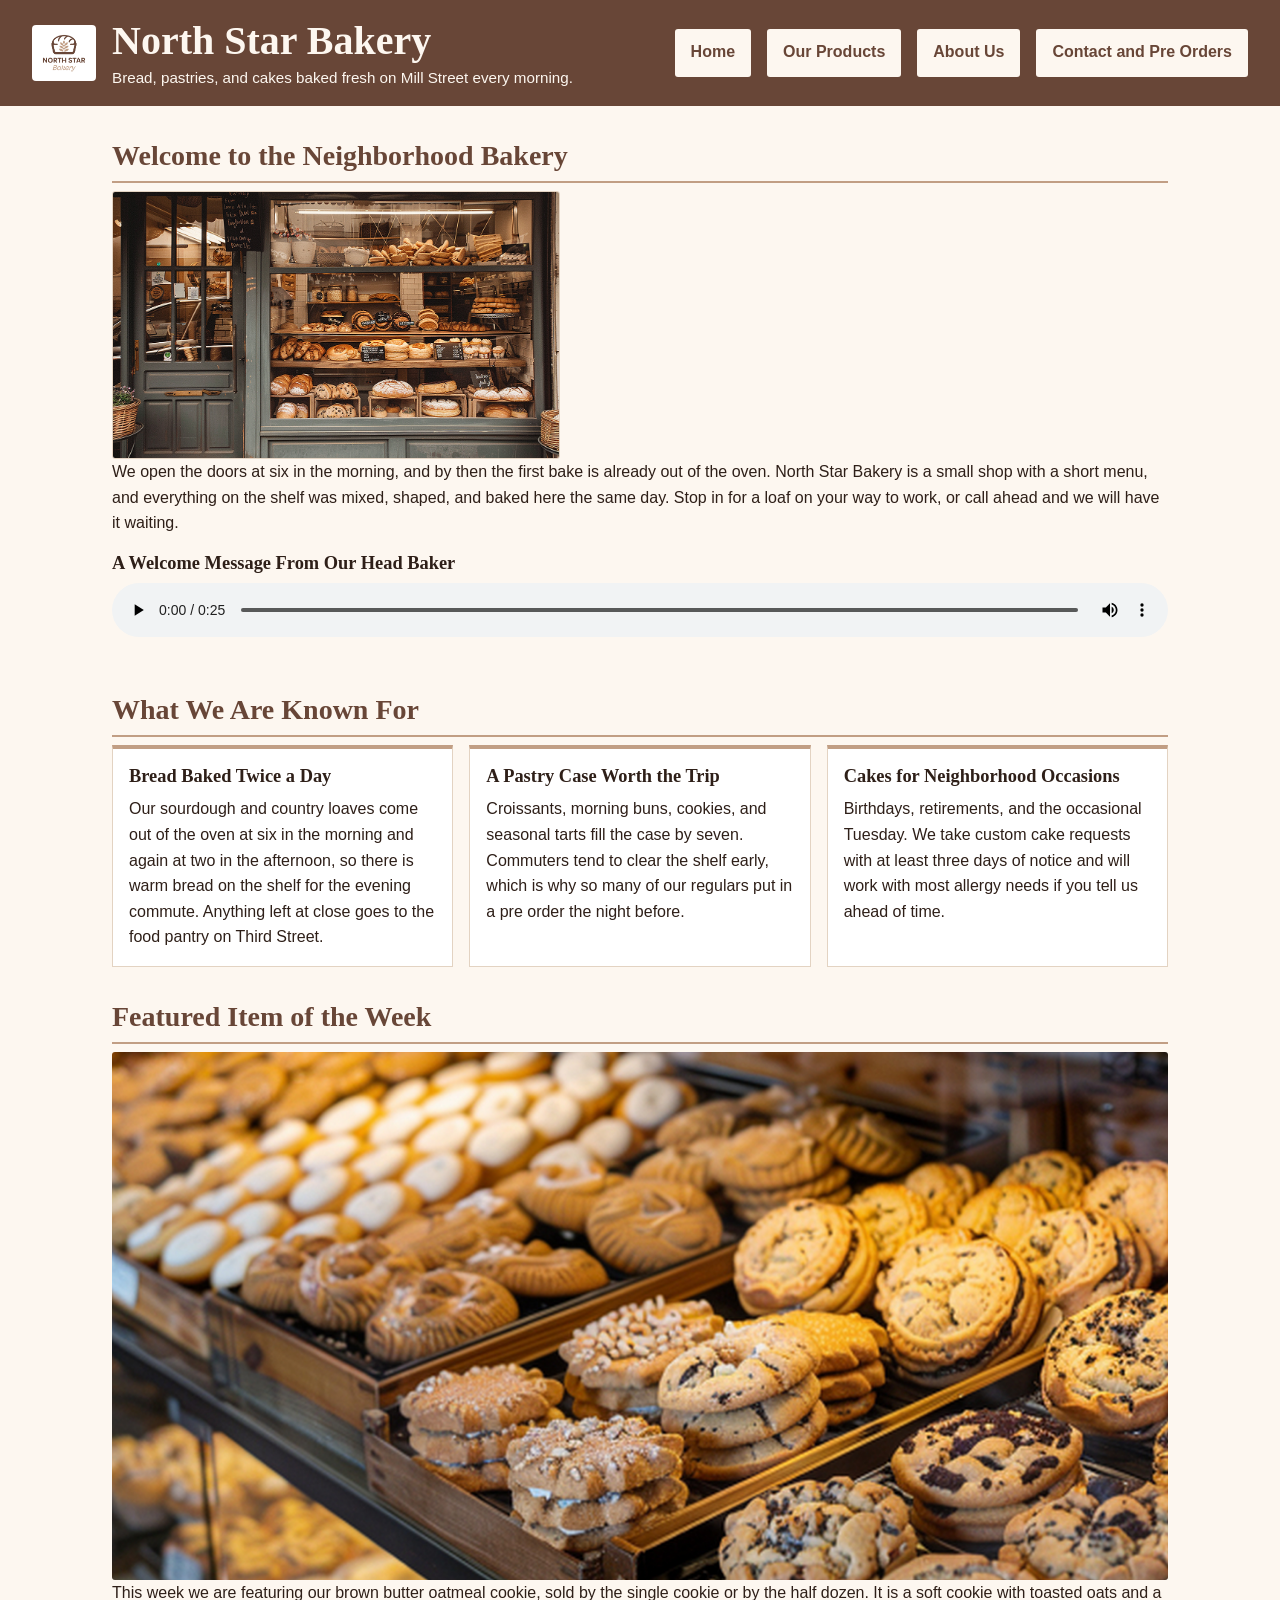
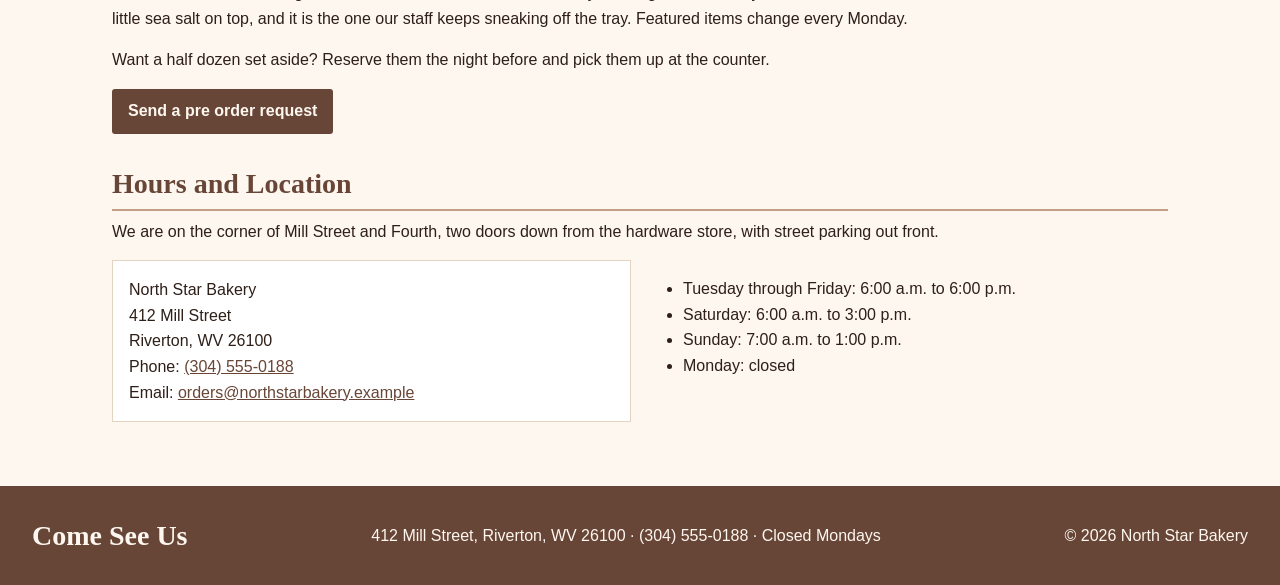
<file: index.html>
<!DOCTYPE html>
<html lang="en">
<head>
    <meta charset="UTF-8">
    <meta name="viewport" content="width=device-width, initial-scale=1.0">
    <title>North Star Bakery | Fresh Bread, Pastries, and Cakes</title>
    <link rel="stylesheet" href="styles.css">
</head>
<body>
    <header class="site-header">
        <div class="brand">
            <img src="assets/bakery-logo_c.png" alt="North Star Bakery logo, a round loaf of bread with a wheat stalk baked into the crust" width="300" height="256">
            <div class="brand-text">
                <h1>North Star Bakery</h1>
                <p>Bread, pastries, and cakes baked fresh on Mill Street every morning.</p>
            </div>
        </div>
        <nav>
            <ul>
                <li><a href="index.html">Home</a></li>
                <li><a href="products.html">Our Products</a></li>
                <li><a href="about.html">About Us</a></li>
                <li><a href="contact.html">Contact and Pre Orders</a></li>
            </ul>
        </nav>
    </header>

    <main>
        <section>
            <h2>Welcome to the Neighborhood Bakery</h2>
            <img src="assets/bakery-storefront_c.png" alt="The green storefront of North Star Bakery with loaves and pastries stacked in the front window" width="1200" height="715">
            <p>
                We open the doors at six in the morning, and by then the first bake is already out
                of the oven. North Star Bakery is a small shop with a short menu, and everything on
                the shelf was mixed, shaped, and baked here the same day. Stop in for a loaf on your
                way to work, or call ahead and we will have it waiting.
            </p>

            <h3>A Welcome Message From Our Head Baker</h3>
            <audio controls src="assets/bakery-welcome_c.mp3">
                Your browser does not support the audio element. You can
                <a href="assets/bakery-welcome_c.mp3">download our welcome message as an MP3 file</a>
                to hear it instead.
            </audio>
        </section>

        <section>
            <h2>What We Are Known For</h2>

            <div class="card-grid">
                <article>
                    <h3>Bread Baked Twice a Day</h3>
                    <p>
                        Our sourdough and country loaves come out of the oven at six in the morning and
                        again at two in the afternoon, so there is warm bread on the shelf for the
                        evening commute. Anything left at close goes to the food pantry on Third Street.
                    </p>
                </article>

                <article>
                    <h3>A Pastry Case Worth the Trip</h3>
                    <p>
                        Croissants, morning buns, cookies, and seasonal tarts fill the case by seven.
                        Commuters tend to clear the shelf early, which is why so many of our regulars
                        put in a pre order the night before.
                    </p>
                </article>

                <article>
                    <h3>Cakes for Neighborhood Occasions</h3>
                    <p>
                        Birthdays, retirements, and the occasional Tuesday. We take custom cake requests
                        with at least three days of notice and will work with most allergy needs if you
                        tell us ahead of time.
                    </p>
                </article>
            </div>

        </section>

        <section>
            <h2>Featured Item of the Week</h2>
            <picture>
                <source media="(min-width: 700px)" srcset="assets/bakery-feature-large_c.png">
                <source media="(max-width: 699px)" srcset="assets/bakery-feature-small_c.png">
                <img src="assets/bakery-feature-large_c.png" alt="Trays of cookies, cream filled pastries, and tarts lined up in the bakery display case" width="1200" height="600">
            </picture>
            <p>
                This week we are featuring our brown butter oatmeal cookie, sold by the single
                cookie or by the half dozen. It is a soft cookie with toasted oats and a little sea
                salt on top, and it is the one our staff keeps sneaking off the tray. Featured items
                change every Monday.
            </p>
            <p>
                Want a half dozen set aside? Reserve them the night before and pick them up at the
                counter.
            </p>
            <p>
                <a class="cta" href="contact.html">Send a pre order request</a>
            </p>
        </section>

        <section>
            <h2>Hours and Location</h2>
            <p>
                We are on the corner of Mill Street and Fourth, two doors down from the hardware
                store, with street parking out front.
            </p>
            <div class="info-split">
                <address>
                    North Star Bakery<br>
                    412 Mill Street<br>
                    Riverton, WV 26100<br>
                    Phone: <a href="tel:+13045550188">(304) 555-0188</a><br>
                    Email: <a href="mailto:orders@northstarbakery.example">orders@northstarbakery.example</a>
                </address>
                <ul>
                    <li>Tuesday through Friday: 6:00 a.m. to 6:00 p.m.</li>
                    <li>Saturday: 6:00 a.m. to 3:00 p.m.</li>
                    <li>Sunday: 7:00 a.m. to 1:00 p.m.</li>
                    <li>Monday: closed</li>
                </ul>
            </div>
        </section>
    </main>

    <footer class="site-footer">
        <h2>Come See Us</h2>
        <p>
            412 Mill Street, Riverton, WV 26100 &middot; (304) 555-0188 &middot; Closed Mondays
        </p>
        <p>&copy; 2026 North Star Bakery</p>
    </footer>
</body>
</html>
</file>
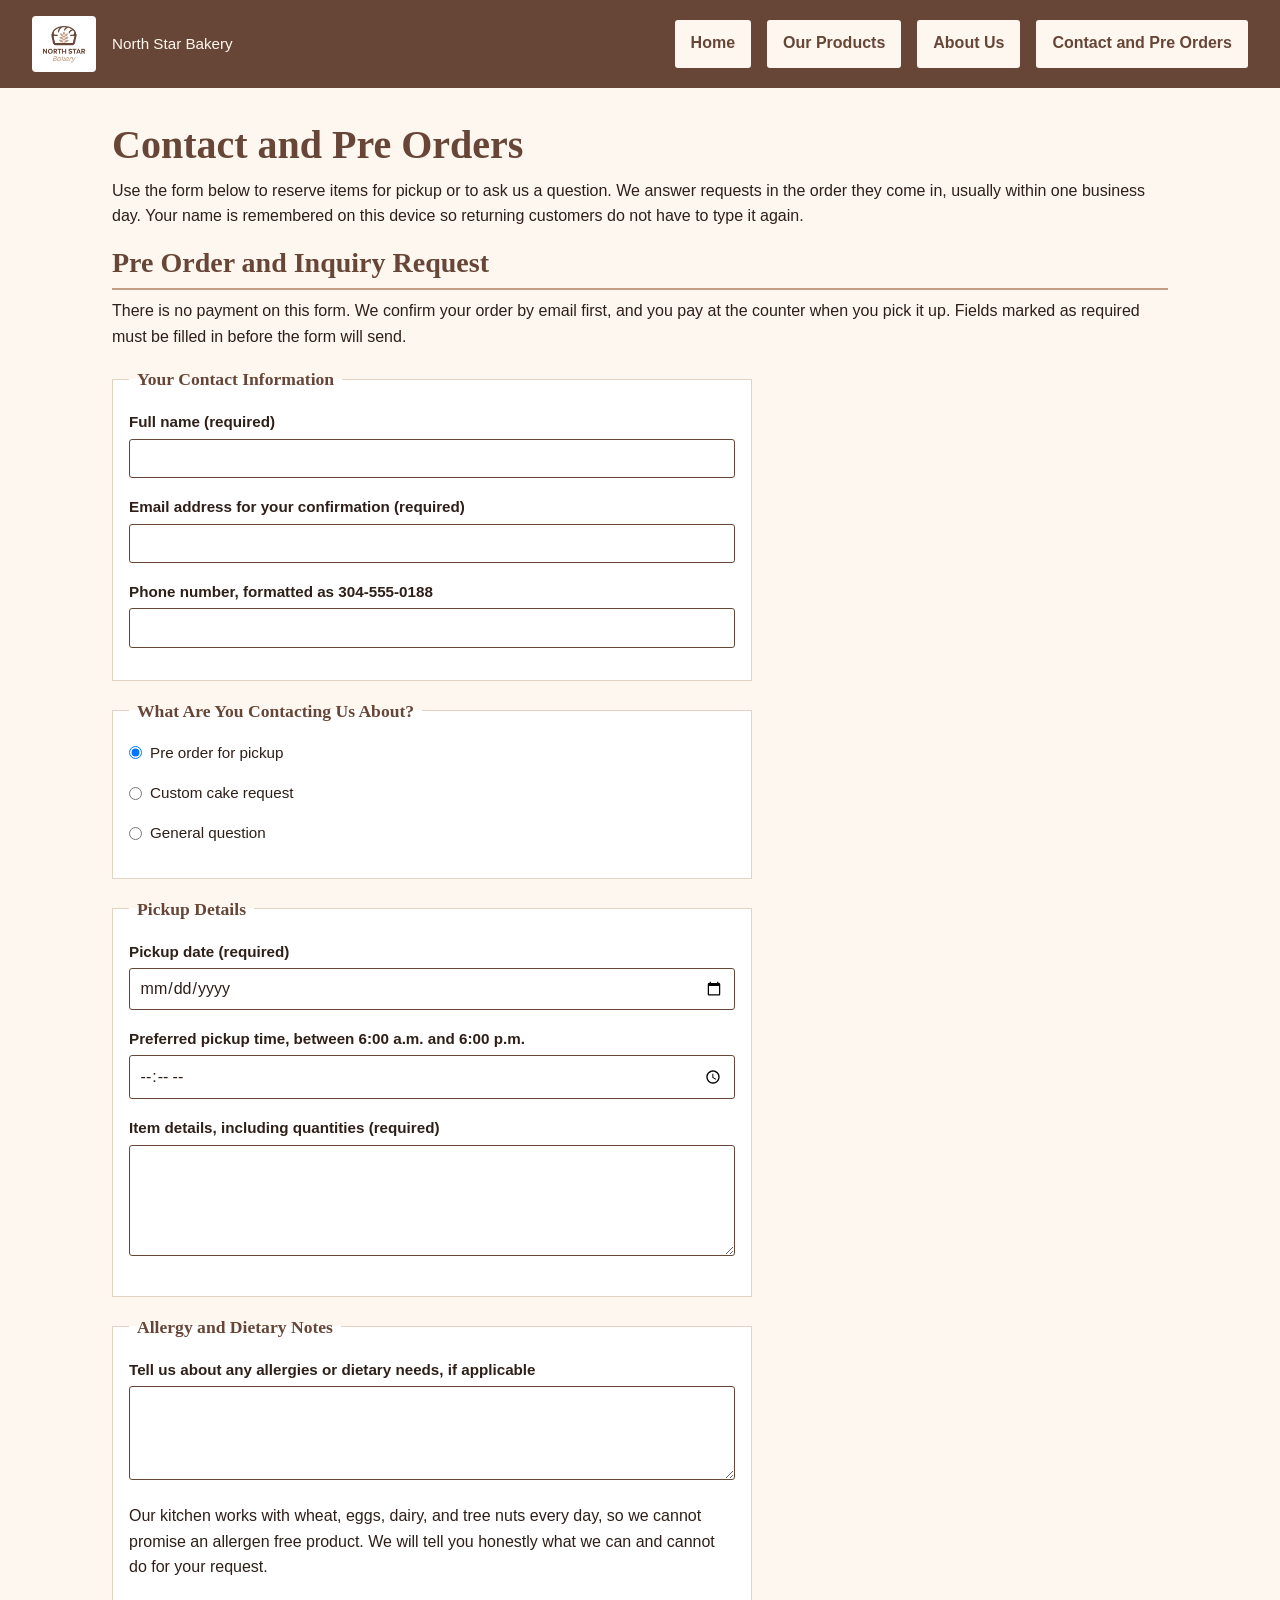
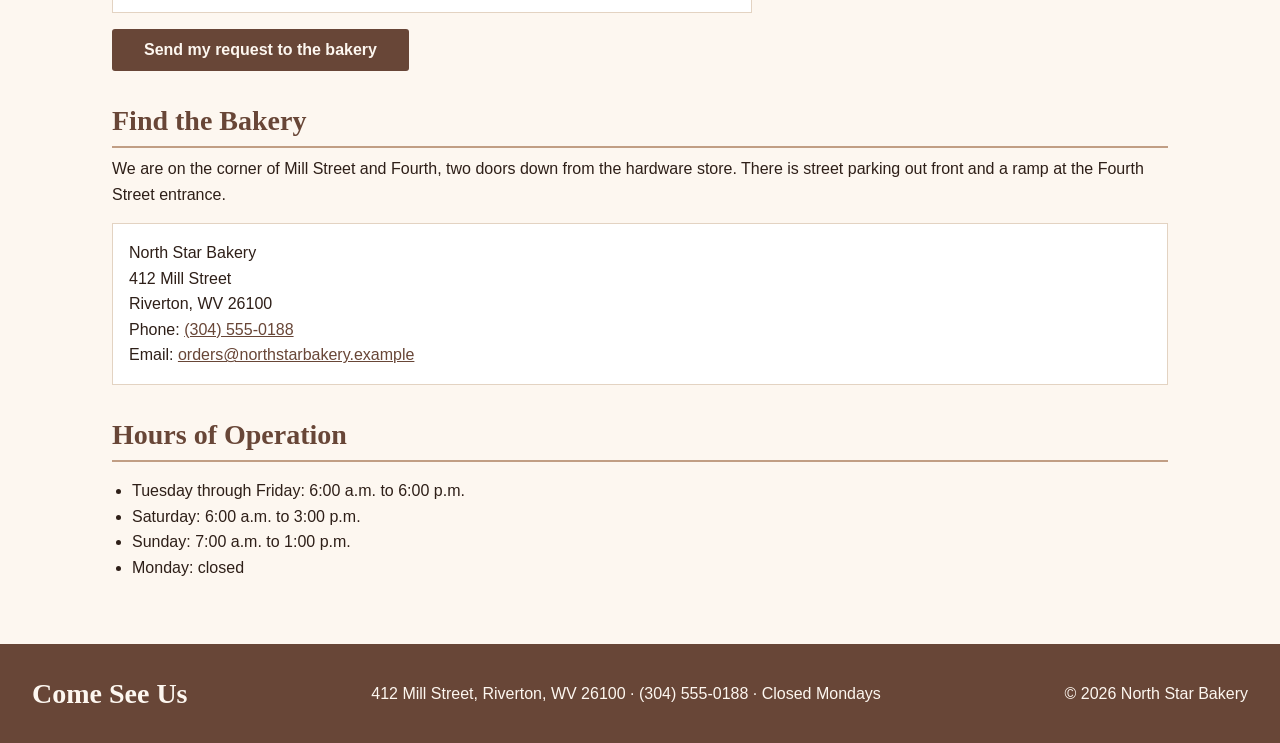
<file: contact.html>
<!DOCTYPE html>
<html lang="en">
<head>
    <meta charset="UTF-8">
    <meta name="viewport" content="width=device-width, initial-scale=1.0">
    <title>Contact and Pre Orders | North Star Bakery</title>
    <link rel="stylesheet" href="styles.css">
</head>
<body>
    <header class="site-header">
        <div class="brand">
            <img src="assets/bakery-logo_c.png" alt="North Star Bakery logo, a round loaf of bread with a wheat stalk baked into the crust" width="300" height="256">
            <div class="brand-text"><p>North Star Bakery</p></div>
        </div>
        <nav>
            <ul>
                <li><a href="index.html">Home</a></li>
                <li><a href="products.html">Our Products</a></li>
                <li><a href="about.html">About Us</a></li>
                <li><a href="contact.html">Contact and Pre Orders</a></li>
            </ul>
        </nav>
    </header>

    <main>
        <h1>Contact and Pre Orders</h1>
        <p>Use the form below to reserve items for pickup or to ask us a question. We answer requests in the order they come in, usually within one business day. Your name is remembered on this device so returning customers do not have to type it again.</p>

        <section>
            <h2>Pre Order and Inquiry Request</h2>
            <p>There is no payment on this form. We confirm your order by email first, and you pay at the counter when you pick it up. Fields marked as required must be filled in before the form will send.</p>

            <form action="#" method="post" novalidate>
                <fieldset>
                    <legend>Your Contact Information</legend>
                    <p>
                        <label for="full-name">Full name (required)</label><br>
                        <input type="text" id="full-name" name="full-name" minlength="2" maxlength="60" required>
                    </p>
                    <p>
                        <label for="email">Email address for your confirmation (required)</label><br>
                        <input type="email" id="email" name="email" maxlength="80" required>
                    </p>
                    <p>
                        <label for="phone">Phone number, formatted as 304-555-0188</label><br>
                        <input type="tel" id="phone" name="phone" pattern="[0-9]{3}-[0-9]{3}-[0-9]{4}" maxlength="12">
                    </p>
                </fieldset>

                <fieldset>
                    <legend>What Are You Contacting Us About?</legend>
                    <p class="choice"><input type="radio" id="request-preorder" name="request-type" value="pre-order" checked><label for="request-preorder">Pre order for pickup</label></p>
                    <p class="choice"><input type="radio" id="request-cake" name="request-type" value="custom-cake"><label for="request-cake">Custom cake request</label></p>
                    <p class="choice"><input type="radio" id="request-question" name="request-type" value="general-question"><label for="request-question">General question</label></p>
                </fieldset>

                <fieldset>
                    <legend>Pickup Details</legend>
                    <p>
                        <label for="pickup-date">Pickup date (required)</label><br>
                        <input type="date" id="pickup-date" name="pickup-date" min="2026-09-10" max="2027-06-30" required>
                    </p>
                    <p>
                        <label for="pickup-time">Preferred pickup time, between 6:00 a.m. and 6:00 p.m.</label><br>
                        <input type="time" id="pickup-time" name="pickup-time" min="06:00" max="18:00">
                    </p>
                    <p>
                        <label for="item-details">Item details, including quantities (required)</label><br>
                        <textarea id="item-details" name="item-details" rows="5" cols="45" minlength="10" maxlength="500" required></textarea>
                    </p>
                </fieldset>

                <fieldset>
                    <legend>Allergy and Dietary Notes</legend>
                    <p>
                        <label for="allergy-notes">Tell us about any allergies or dietary needs, if applicable</label><br>
                        <textarea id="allergy-notes" name="allergy-notes" rows="4" cols="45" maxlength="300"></textarea>
                    </p>
                    <p>Our kitchen works with wheat, eggs, dairy, and tree nuts every day, so we cannot promise an allergen free product. We will tell you honestly what we can and cannot do for your request.</p>
                </fieldset>

                <p><button type="submit">Send my request to the bakery</button></p>
            </form>
        </section>

        <section>
            <h2>Find the Bakery</h2>
            <p>We are on the corner of Mill Street and Fourth, two doors down from the hardware store. There is street parking out front and a ramp at the Fourth Street entrance.</p>
            <address>North Star Bakery<br>412 Mill Street<br>Riverton, WV 26100<br>Phone: <a href="tel:+13045550188">(304) 555-0188</a><br>Email: <a href="mailto:orders@northstarbakery.example">orders@northstarbakery.example</a></address>
        </section>

        <section>
            <h2>Hours of Operation</h2>
            <ul>
                <li>Tuesday through Friday: 6:00 a.m. to 6:00 p.m.</li>
                <li>Saturday: 6:00 a.m. to 3:00 p.m.</li>
                <li>Sunday: 7:00 a.m. to 1:00 p.m.</li>
                <li>Monday: closed</li>
            </ul>
        </section>
    </main>

    <footer class="site-footer"><h2>Come See Us</h2><p>412 Mill Street, Riverton, WV 26100 &middot; (304) 555-0188 &middot; Closed Mondays</p><p>&copy; 2026 North Star Bakery</p></footer>
    <script src="script.js"></script>
</body>
</html>
</file>
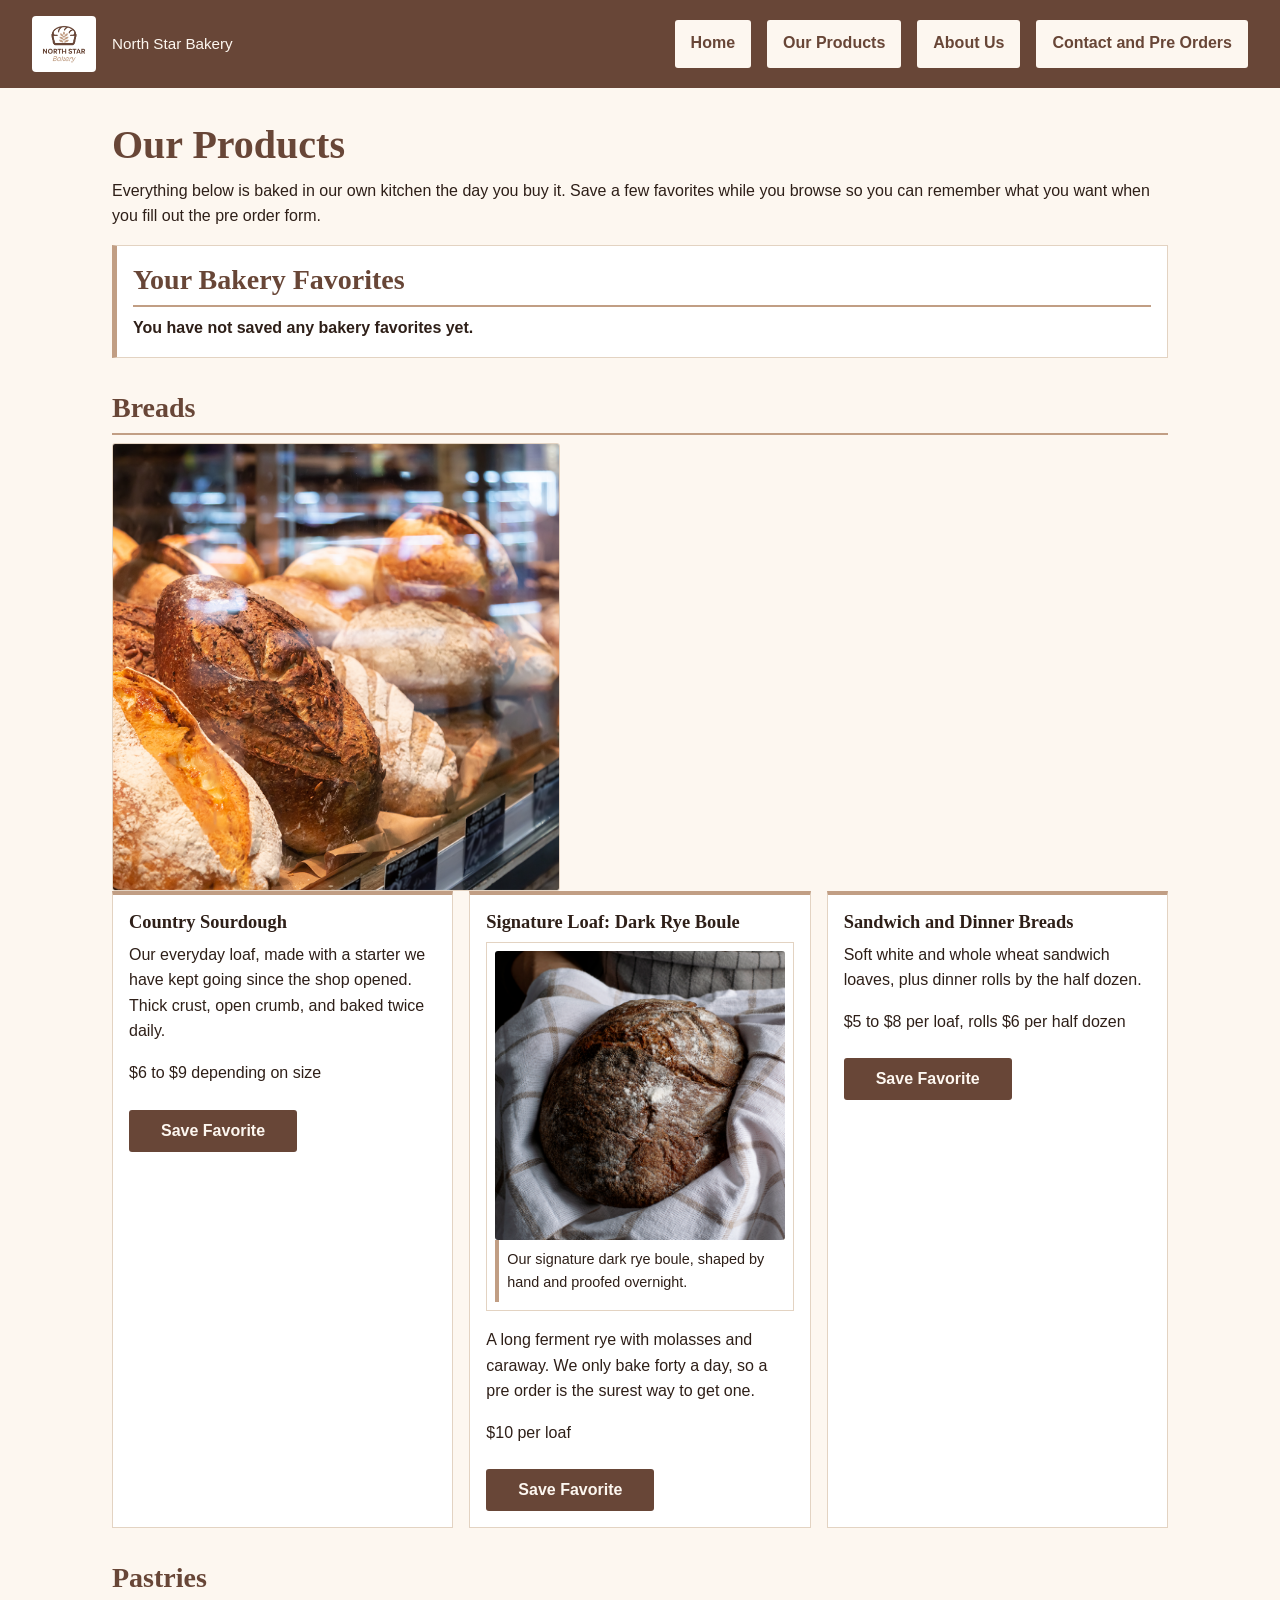
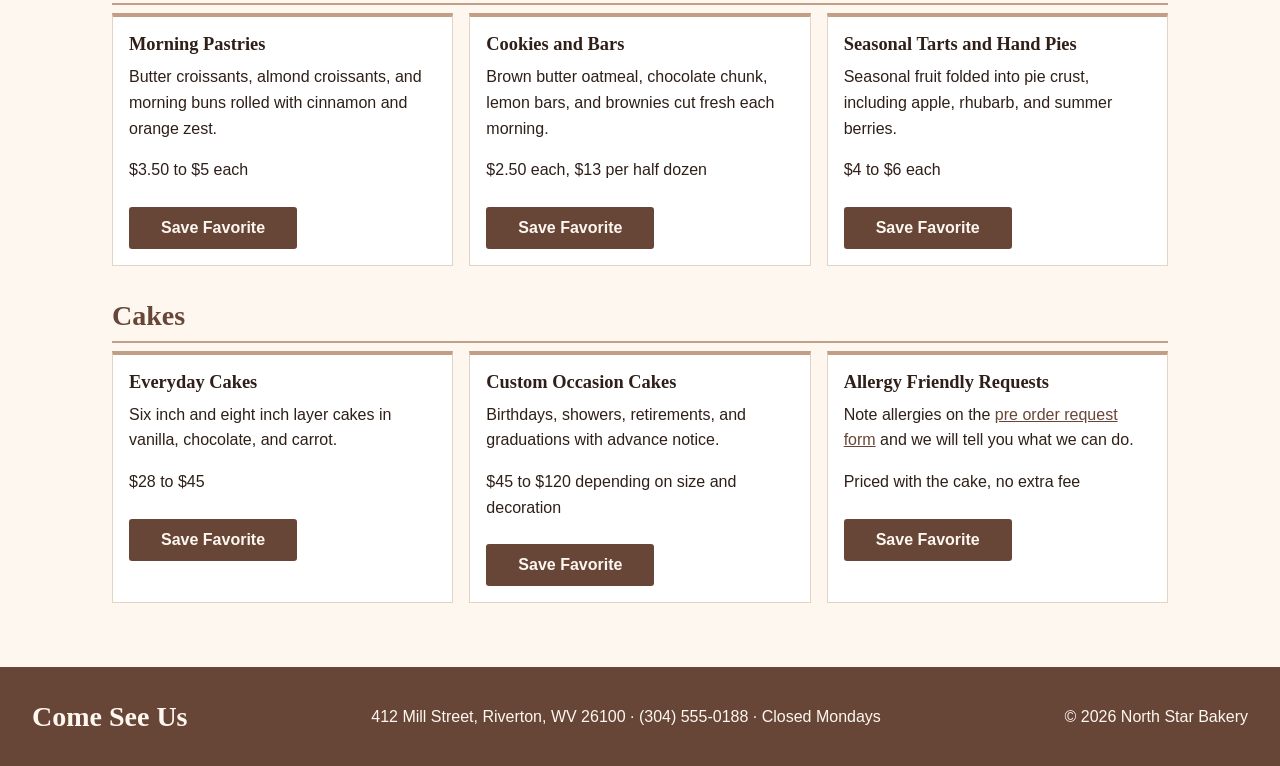
<file: products.html>
<!DOCTYPE html>
<html lang="en">
<head>
    <meta charset="UTF-8">
    <meta name="viewport" content="width=device-width, initial-scale=1.0">
    <title>Our Products | North Star Bakery</title>
    <link rel="stylesheet" href="styles.css">
</head>
<body>
<header class="site-header"><div class="brand"><img src="assets/bakery-logo_c.png" alt="North Star Bakery logo" width="300" height="256"><div class="brand-text"><p>North Star Bakery</p></div></div><nav><ul><li><a href="index.html">Home</a></li><li><a href="products.html">Our Products</a></li><li><a href="about.html">About Us</a></li><li><a href="contact.html">Contact and Pre Orders</a></li></ul></nav></header>
<main>
<h1>Our Products</h1>
<p>Everything below is baked in our own kitchen the day you buy it. Save a few favorites while you browse so you can remember what you want when you fill out the pre order form.</p>
<section class="favorites-panel"><h2>Your Bakery Favorites</h2><p id="favorite-summary">You have not saved any bakery favorites yet.</p></section>
<section><h2>Breads</h2><img src="assets/bakery-bread_c.png" alt="Rustic loaves on the bakery shelf" width="1200" height="1200"><div class="card-grid">
<article><h3>Country Sourdough</h3><p>Our everyday loaf, made with a starter we have kept going since the shop opened. Thick crust, open crumb, and baked twice daily.</p><p>$6 to $9 depending on size</p><button type="button" class="favorite-button" data-product="Country Sourdough">Save Favorite</button></article>
<article><h3>Signature Loaf: Dark Rye Boule</h3><figure><img src="assets/bakery-signature-loaf_c.png" alt="A round dark rye boule" width="1200" height="1200"><figcaption>Our signature dark rye boule, shaped by hand and proofed overnight.</figcaption></figure><p>A long ferment rye with molasses and caraway. We only bake forty a day, so a pre order is the surest way to get one.</p><p>$10 per loaf</p><button type="button" class="favorite-button" data-product="Dark Rye Boule">Save Favorite</button></article>
<article><h3>Sandwich and Dinner Breads</h3><p>Soft white and whole wheat sandwich loaves, plus dinner rolls by the half dozen.</p><p>$5 to $8 per loaf, rolls $6 per half dozen</p><button type="button" class="favorite-button" data-product="Sandwich and Dinner Breads">Save Favorite</button></article></div></section>
<section><h2>Pastries</h2><div class="card-grid"><article><h3>Morning Pastries</h3><p>Butter croissants, almond croissants, and morning buns rolled with cinnamon and orange zest.</p><p>$3.50 to $5 each</p><button type="button" class="favorite-button" data-product="Morning Pastries">Save Favorite</button></article><article><h3>Cookies and Bars</h3><p>Brown butter oatmeal, chocolate chunk, lemon bars, and brownies cut fresh each morning.</p><p>$2.50 each, $13 per half dozen</p><button type="button" class="favorite-button" data-product="Cookies and Bars">Save Favorite</button></article><article><h3>Seasonal Tarts and Hand Pies</h3><p>Seasonal fruit folded into pie crust, including apple, rhubarb, and summer berries.</p><p>$4 to $6 each</p><button type="button" class="favorite-button" data-product="Seasonal Tarts and Hand Pies">Save Favorite</button></article></div></section>
<section><h2>Cakes</h2><div class="card-grid"><article><h3>Everyday Cakes</h3><p>Six inch and eight inch layer cakes in vanilla, chocolate, and carrot.</p><p>$28 to $45</p><button type="button" class="favorite-button" data-product="Everyday Cakes">Save Favorite</button></article><article><h3>Custom Occasion Cakes</h3><p>Birthdays, showers, retirements, and graduations with advance notice.</p><p>$45 to $120 depending on size and decoration</p><button type="button" class="favorite-button" data-product="Custom Occasion Cakes">Save Favorite</button></article><article><h3>Allergy Friendly Requests</h3><p>Note allergies on the <a href="contact.html">pre order request form</a> and we will tell you what we can do.</p><p>Priced with the cake, no extra fee</p><button type="button" class="favorite-button" data-product="Allergy Friendly Requests">Save Favorite</button></article></div></section>
</main>
<footer class="site-footer"><h2>Come See Us</h2><p>412 Mill Street, Riverton, WV 26100 &middot; (304) 555-0188 &middot; Closed Mondays</p><p>&copy; 2026 North Star Bakery</p></footer>
<script src="script.js"></script>
</body></html>
</file>
<file: styles.css>
/* North Star Bakery - Touchstone 4 stylesheet */
:root {
    --crust-brown: #684637;
    --wheat-tan: #C19E84;
    --cream: #FDF7F0;
    --dark-text: #2E1F18;
    --panel: #FFFFFF;
    --border: #E3D3C2;
    --heading-font: Georgia, "Times New Roman", serif;
    --body-font: "Segoe UI", Helvetica, Arial, sans-serif;
    --space-sm: 0.5rem;
    --space-md: 1rem;
    --space-lg: 2rem;
    --max-width: 68rem;
}

* { box-sizing: border-box; }
body { margin: 0; padding: 0; background-color: var(--cream); color: var(--dark-text); font-family: var(--body-font); font-size: 1rem; line-height: 1.6; }
a { color: var(--crust-brown); }
a:hover { color: var(--dark-text); }
a:focus, button:focus, input:focus, textarea:focus { outline: 3px solid var(--dark-text); outline-offset: 2px; }

h1, h2, h3 { font-family: var(--heading-font); color: var(--crust-brown); line-height: 1.25; margin: 0 0 var(--space-sm) 0; }
h1 { font-size: 2rem; }
h2 { font-size: 1.5rem; border-bottom: 2px solid var(--wheat-tan); padding-bottom: var(--space-sm); }
h3 { font-size: 1.15rem; color: var(--dark-text); }
p { margin: 0 0 var(--space-md) 0; }

main { max-width: var(--max-width); margin: 0 auto; padding: var(--space-lg) var(--space-md); }
main > section { margin-bottom: var(--space-lg); }

.site-header { background-color: var(--crust-brown); color: var(--cream); padding: var(--space-md); display: flex; flex-direction: column; gap: var(--space-md); }
.brand { display: flex; align-items: center; gap: var(--space-md); }
.brand img { width: 64px; height: auto; background-color: var(--panel); border-radius: 4px; padding: 4px; }
.brand h1, .brand p { color: var(--cream); margin: 0; }
.brand p { font-size: 0.95rem; }
.site-header nav ul { list-style: none; margin: 0; padding: 0; display: flex; flex-direction: column; gap: var(--space-sm); }
.site-header nav a { display: block; padding: 0.6rem var(--space-md); background-color: var(--cream); color: var(--crust-brown); text-decoration: none; font-weight: bold; border-radius: 3px; border-bottom: 3px solid transparent; }
.site-header nav a:hover, .site-header nav a:focus { background-color: var(--wheat-tan); color: var(--dark-text); border-bottom-color: var(--dark-text); }

.card-grid { display: flex; flex-direction: column; gap: var(--space-md); }
.card-grid article { background-color: var(--panel); border: 1px solid var(--border); border-top: 4px solid var(--wheat-tan); padding: var(--space-md); }
.card-grid article p:last-child { margin-bottom: 0; }
.info-split { display: flex; flex-direction: column; gap: var(--space-md); }
address { font-style: normal; background-color: var(--panel); border: 1px solid var(--border); padding: var(--space-md); }
main ul { padding-left: 1.25rem; }
.cta { display: inline-block; background-color: var(--crust-brown); color: var(--cream); padding: 0.6rem var(--space-md); text-decoration: none; font-weight: bold; border-radius: 3px; }
.cta:hover, .cta:focus { background-color: var(--dark-text); color: var(--cream); }

.favorites-panel { background-color: var(--panel); border: 1px solid var(--border); border-left: 5px solid var(--wheat-tan); padding: var(--space-md); }
.favorites-panel p { margin-bottom: 0; font-weight: 600; }
.favorite-button { margin-top: var(--space-sm); }

img, video { max-width: 100%; height: auto; }
main img { display: block; border-radius: 3px; }
main section > img { width: 100%; max-width: 28rem; border: 1px solid var(--border); }
figure { max-width: 28rem; margin: 0 0 var(--space-md) 0; background-color: var(--panel); border: 1px solid var(--border); padding: var(--space-sm); }
figcaption { font-size: 0.9rem; padding: var(--space-sm); border-left: 4px solid var(--wheat-tan); }
audio { width: 100%; margin-bottom: var(--space-md); }
video { display: block; border: 1px solid var(--border); }

form { max-width: 40rem; }
fieldset { border: 1px solid var(--border); background-color: var(--panel); padding: var(--space-md); margin: 0 0 var(--space-md) 0; }
legend { font-family: var(--heading-font); font-size: 1.1rem; color: var(--crust-brown); font-weight: bold; padding: 0 var(--space-sm); }
label { font-weight: bold; font-size: 0.95rem; }
input, textarea { font-family: var(--body-font); font-size: 1rem; width: 100%; padding: 0.6rem; margin-top: 0.25rem; border: 1px solid var(--crust-brown); border-radius: 3px; background-color: var(--panel); color: var(--dark-text); }
input[type="radio"] { width: auto; margin: 0; }
.choice { display: flex; align-items: center; gap: var(--space-sm); }
.choice label { font-weight: normal; margin-top: 0; }
.error-message { display: block; margin-top: 0.35rem; font-size: 0.92rem; font-weight: 700; color: #7A1F1F; }
[aria-invalid="true"] { border: 2px solid #7A1F1F; }
button { font-family: var(--body-font); font-size: 1rem; font-weight: bold; background-color: var(--crust-brown); color: var(--cream); border: none; border-radius: 3px; padding: 0.75rem var(--space-lg); width: 100%; cursor: pointer; }
button:hover, button:focus { background-color: var(--dark-text); }

.site-footer { background-color: var(--crust-brown); color: var(--cream); padding: var(--space-lg) var(--space-md); display: flex; flex-direction: column; gap: var(--space-sm); text-align: center; }
.site-footer h2 { color: var(--cream); border-bottom: none; margin: 0; padding: 0; }
.site-footer p { margin: 0; }
.site-footer a { color: var(--cream); }

@media (min-width: 768px) {
    h1 { font-size: 2.5rem; }
    h2 { font-size: 1.75rem; }
    .site-header { flex-direction: row; align-items: center; justify-content: space-between; flex-wrap: wrap; padding: var(--space-md) var(--space-lg); }
    .site-header nav ul { flex-direction: row; flex-wrap: wrap; gap: var(--space-md); }
    .card-grid { flex-direction: row; flex-wrap: wrap; }
    .card-grid article { flex: 1 1 18rem; }
    .info-split { flex-direction: row; align-items: flex-start; gap: var(--space-lg); }
    .info-split > * { flex: 1 1 0; }
    button { width: auto; }
    .site-footer { flex-direction: row; align-items: center; justify-content: space-between; text-align: left; padding: var(--space-lg); }
}
</file>
